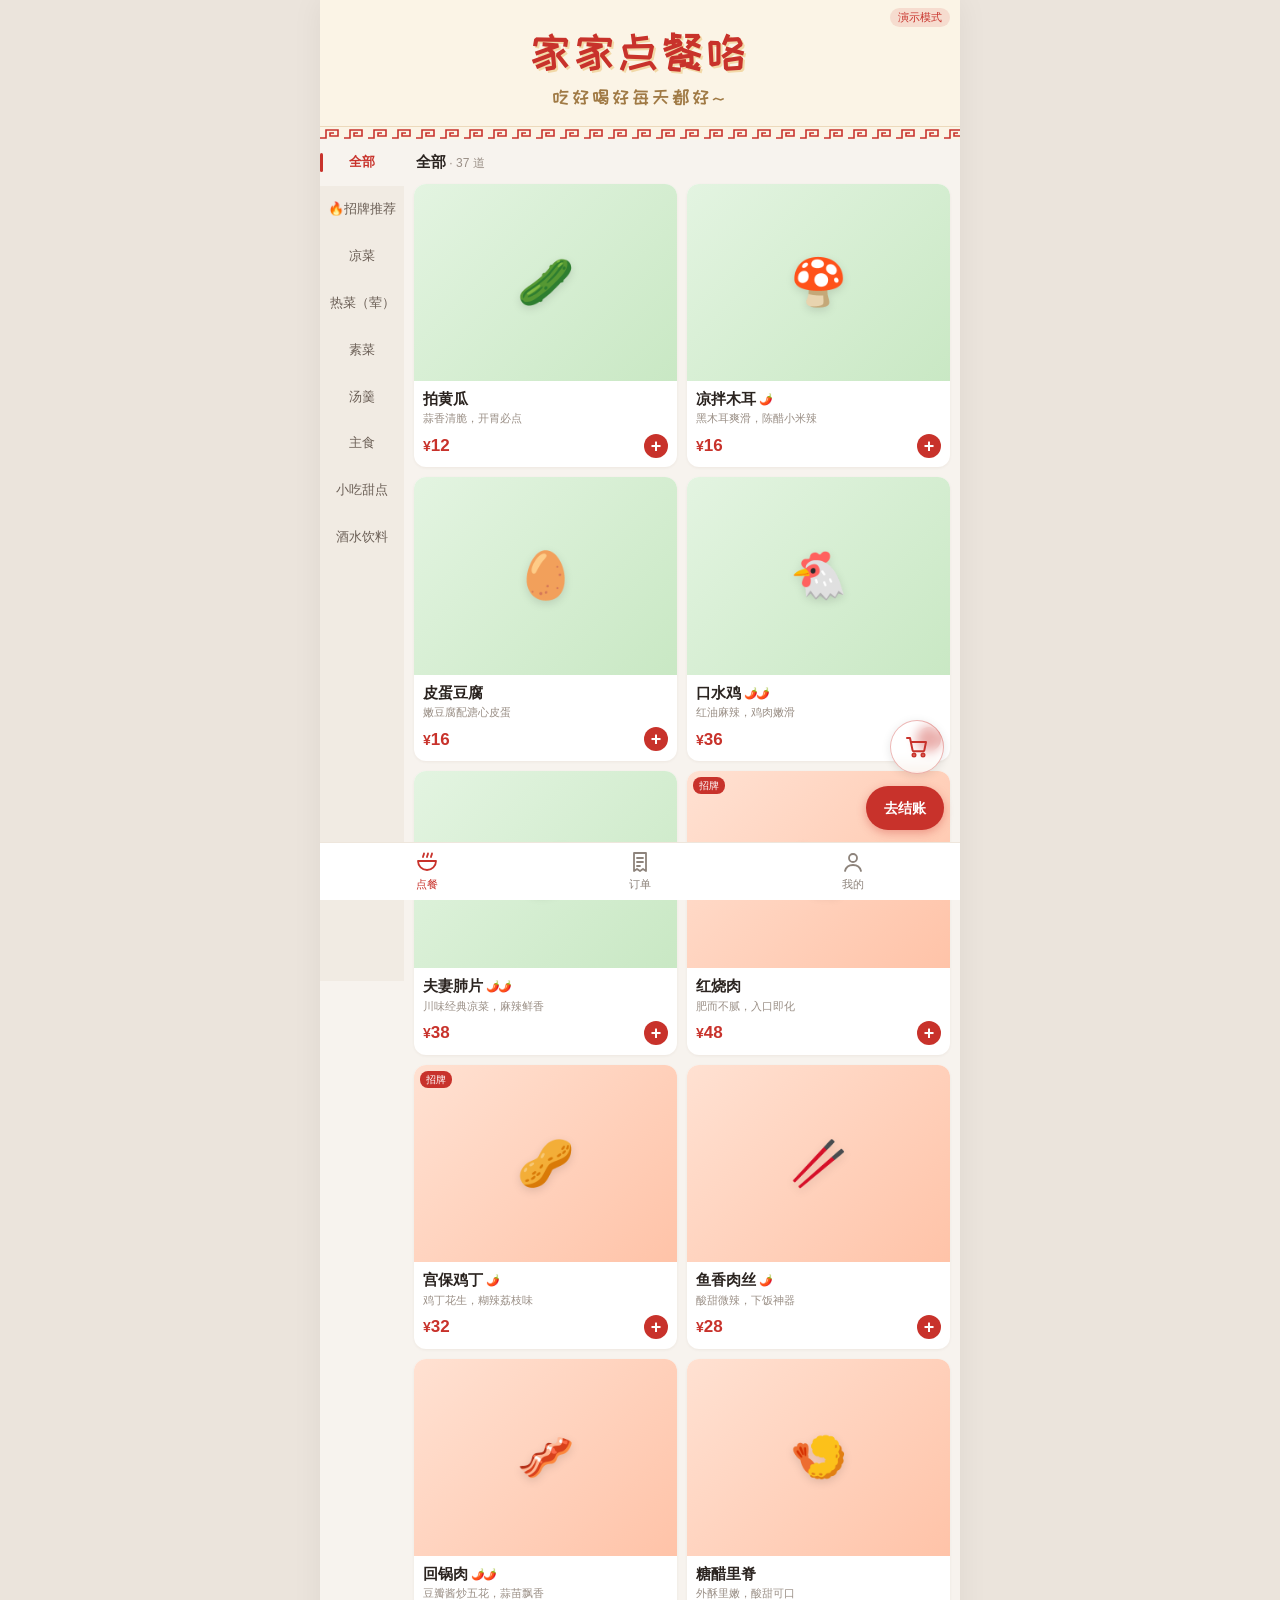
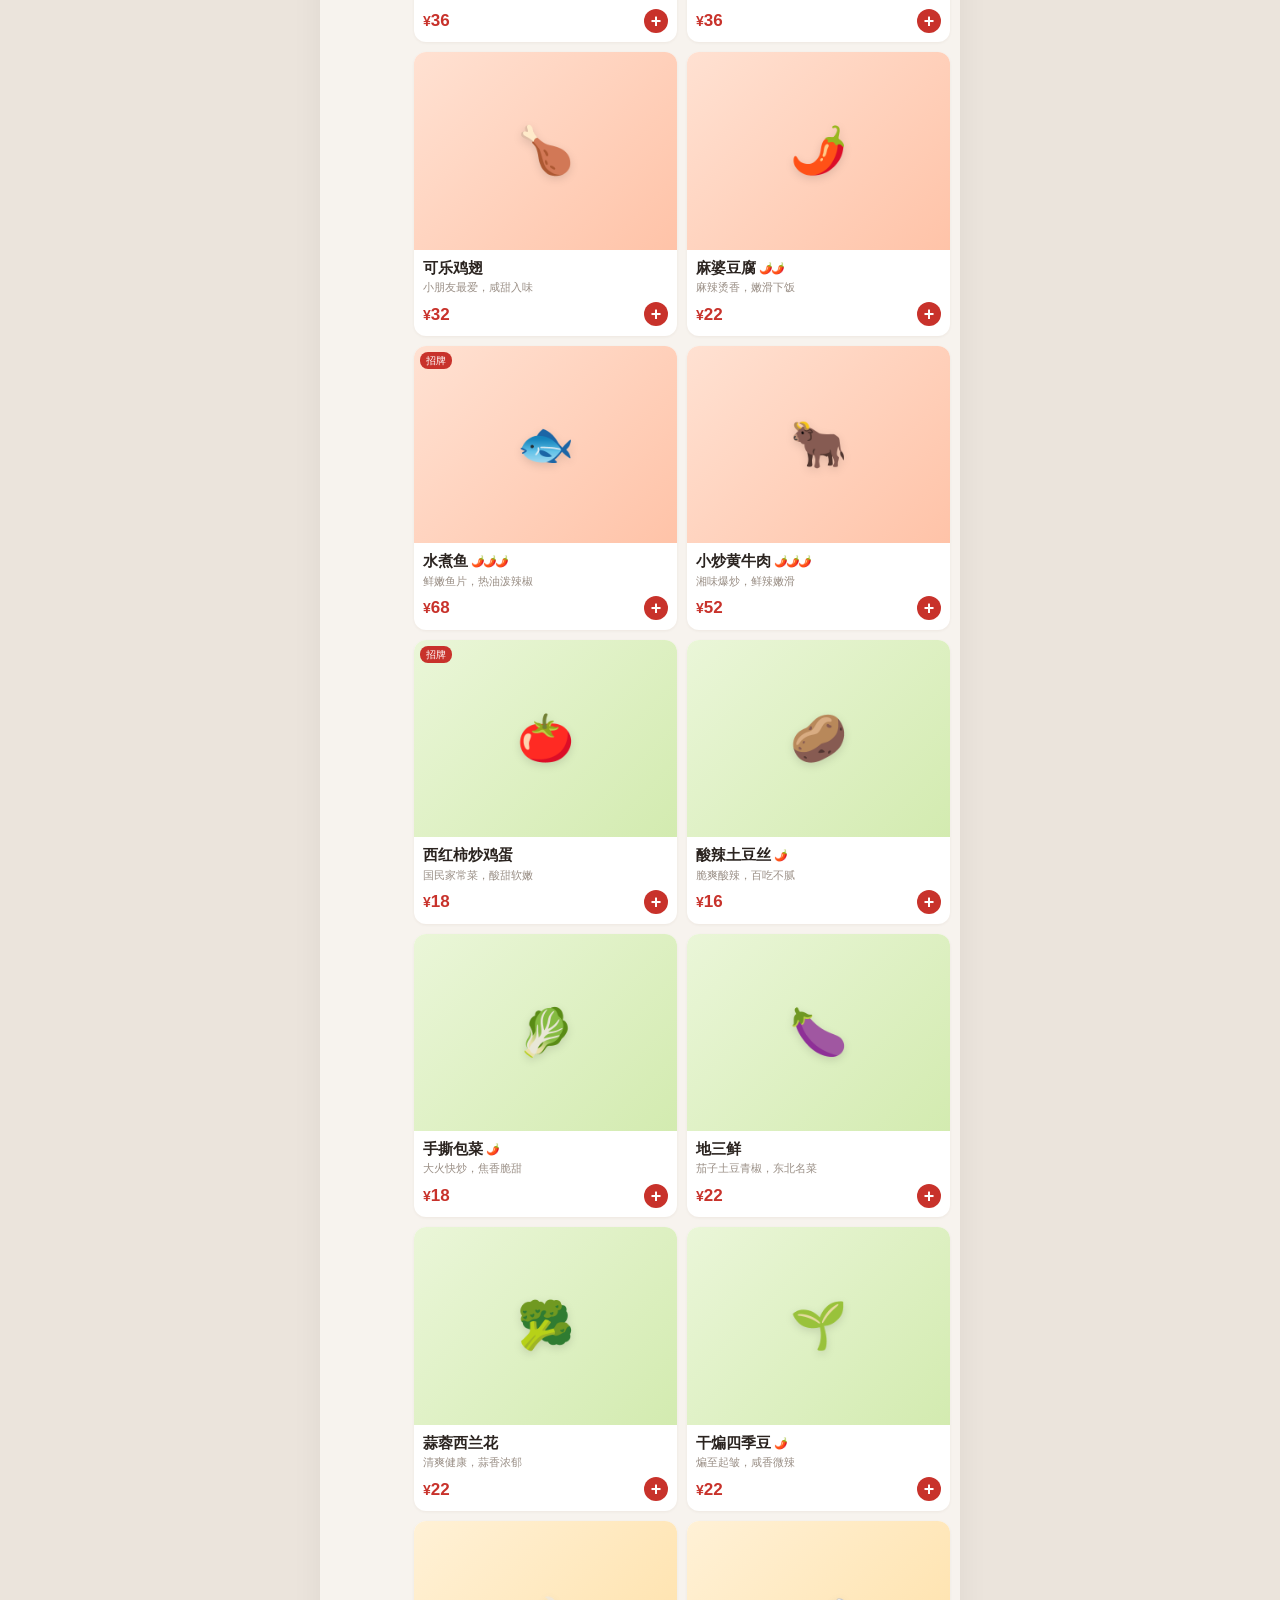
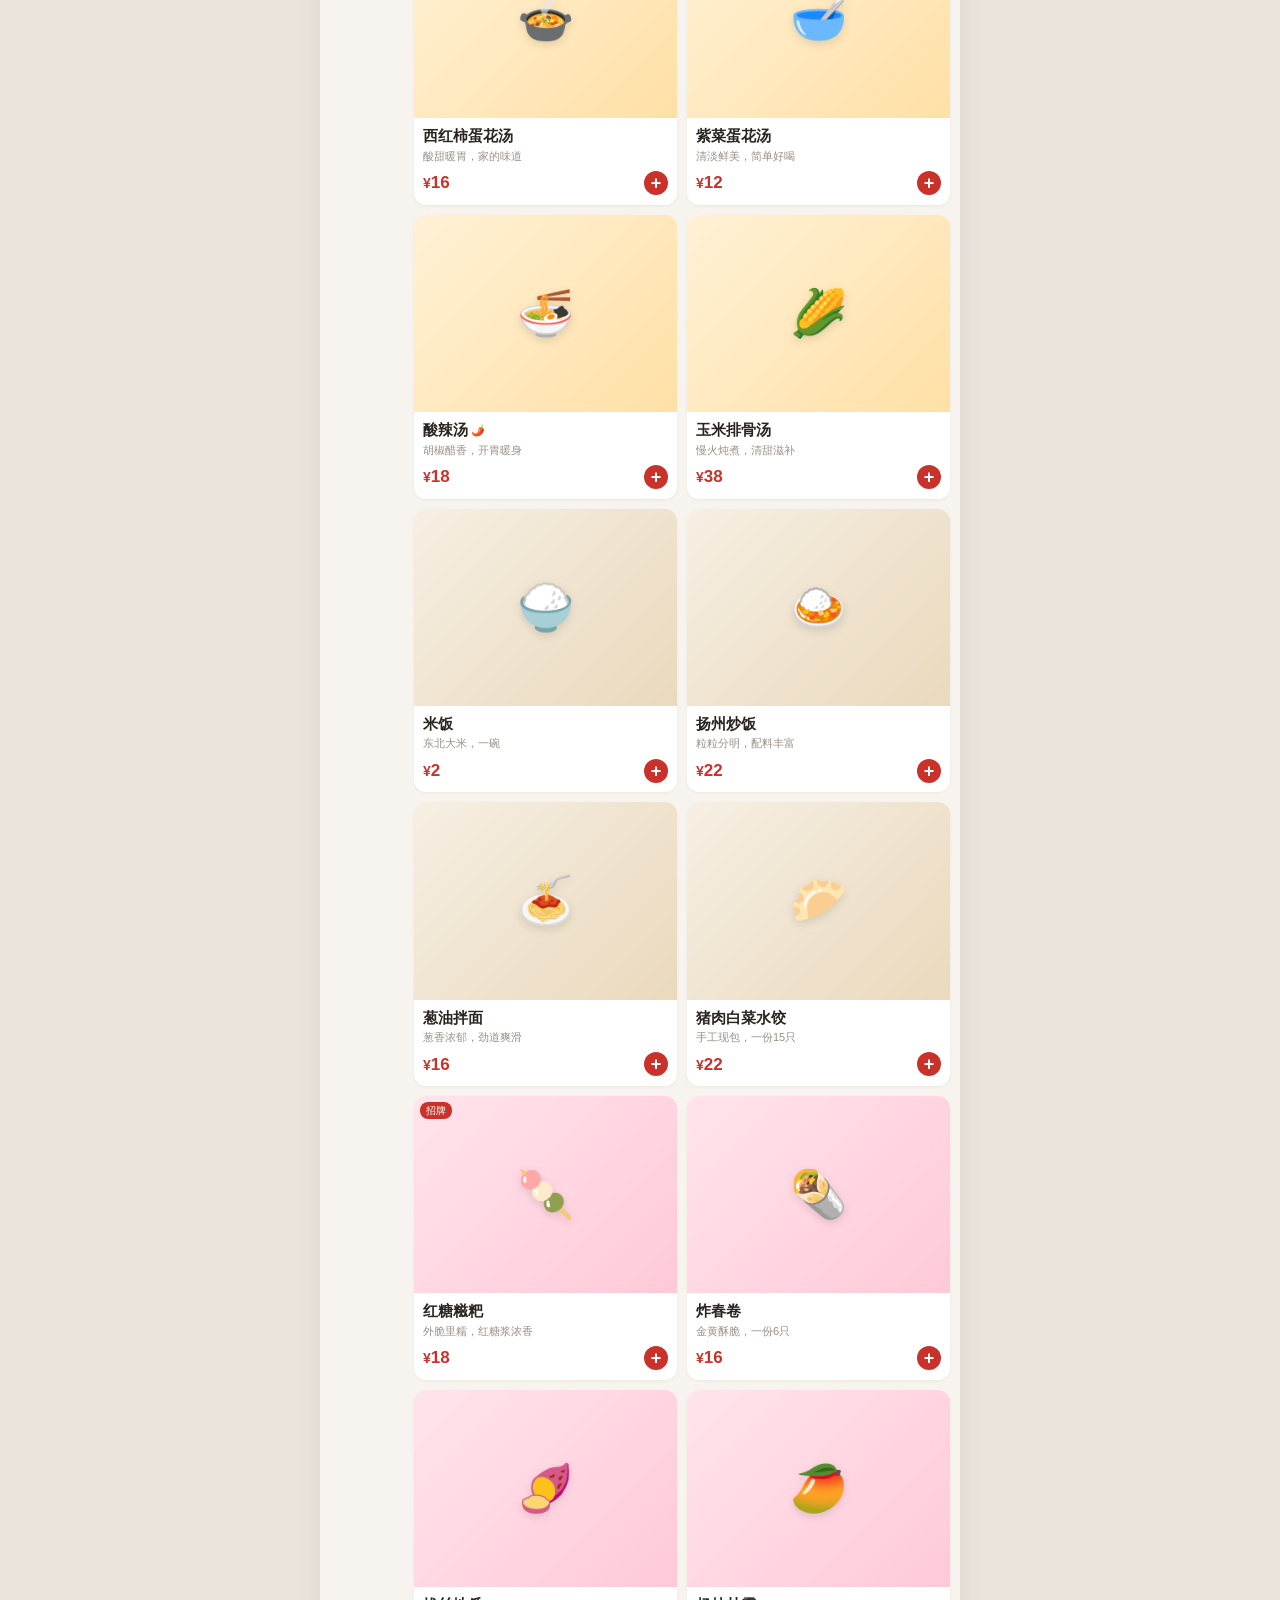
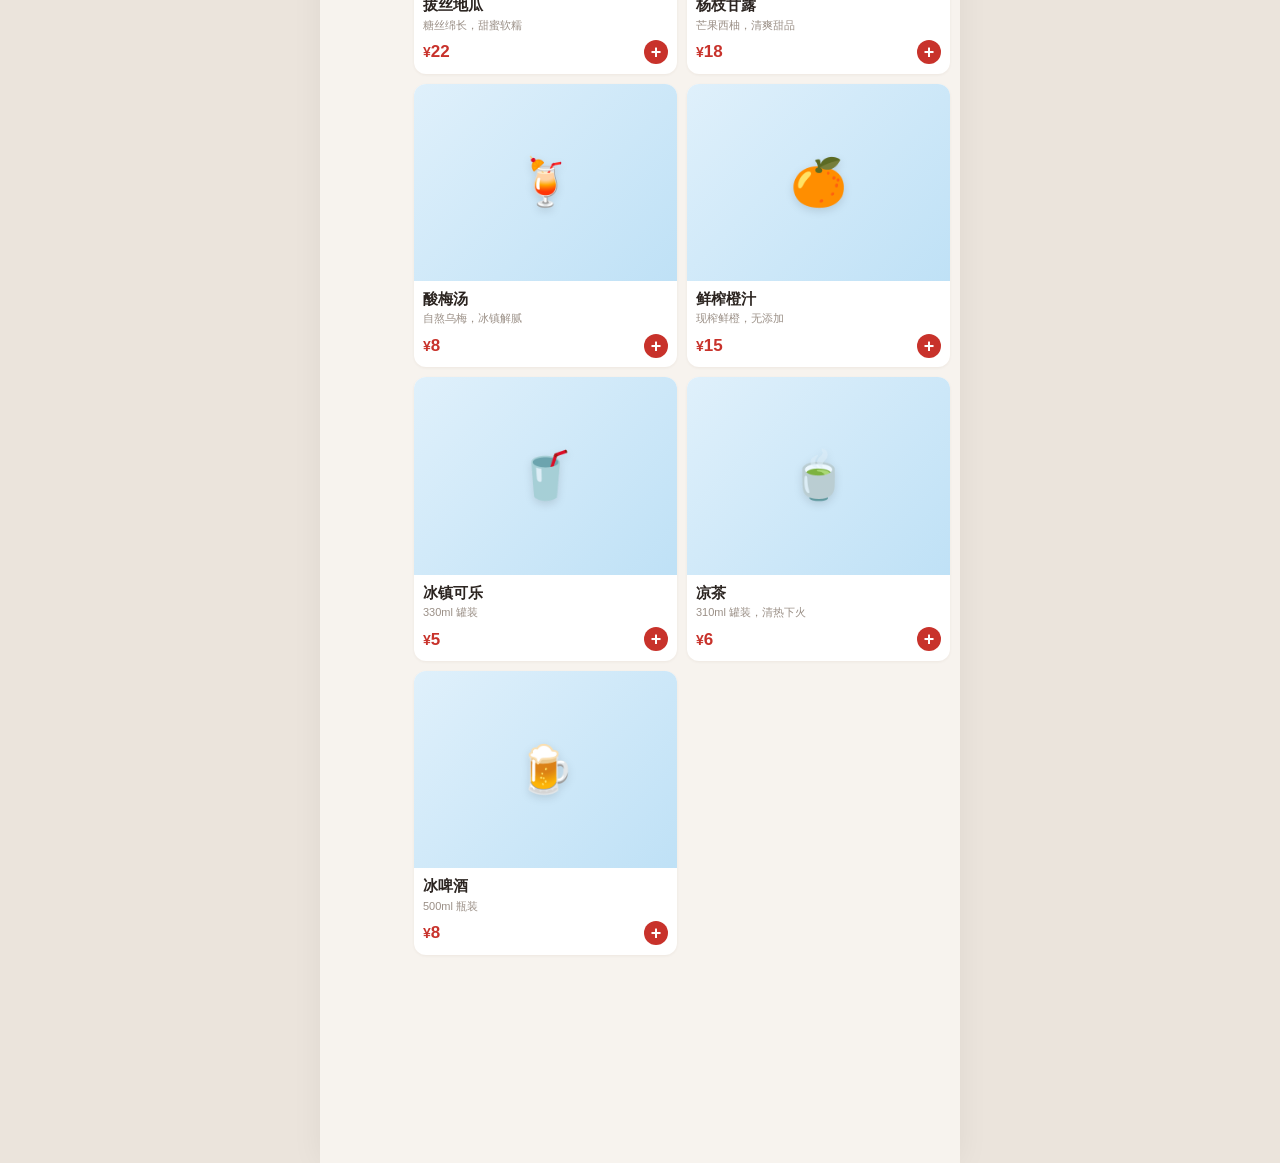
<file: index.html>
<!doctype html>
<html lang="zh-CN">
<head>
  <meta charset="utf-8">
  <meta name="viewport" content="width=device-width, initial-scale=1, viewport-fit=cover">
  <meta name="theme-color" content="#c8322b">
  <title>家家点餐咯</title>
  <link rel="icon" href="data:image/svg+xml,<svg xmlns='http://www.w3.org/2000/svg' viewBox='0 0 100 100'><text y='.9em' font-size='90'>🥢</text></svg>">
  <link rel="stylesheet" href="css/style.css">
</head>
<body>
  <div id="app"></div>
  <div id="float-root"></div>
  <nav id="tabbar" hidden>
    <a href="#/menu" data-tab="menu">
      <svg viewBox="0 0 24 24"><path d="M3 11h18a9 9 0 0 1-18 0Z"/><path d="M8 7c0-1.5 1-2 1-3.5M12 7c0-1.5 1-2 1-3.5M16 7c0-1.5 1-2 1-3.5"/></svg><span>点餐</span></a>
    <a href="#/orders" data-tab="orders">
      <svg viewBox="0 0 24 24"><path d="M6 3h12v18l-3-2-3 2-3-2-3 2Z"/><path d="M9 8h6M9 12h6M9 16h3"/></svg><span>订单</span></a>
    <a href="#/me" data-tab="me">
      <svg viewBox="0 0 24 24"><circle cx="12" cy="8" r="4"/><path d="M4 21c1-4 4.5-6 8-6s7 2 8 6"/></svg><span>我的</span></a>
  </nav>
  <script src="js/config.js"></script>
  <script src="js/seed.js"></script>
  <script src="vendor/supabase.js"></script>
  <script src="js/backend.js"></script>
  <script src="js/app.js"></script>
</body>
</html>
</file>
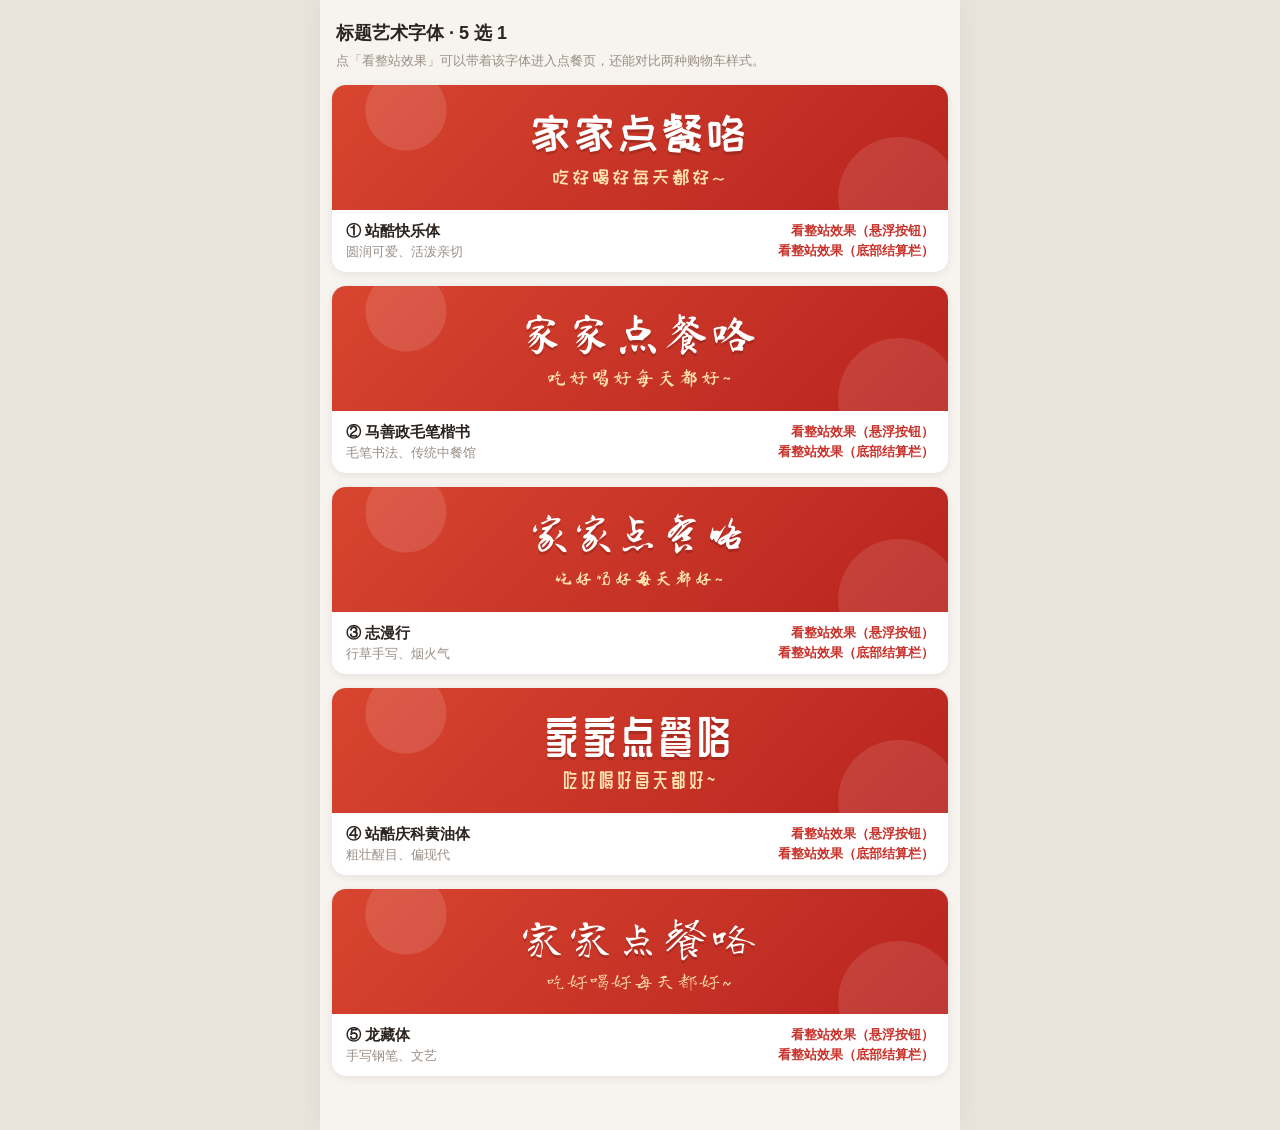
<file: fonts.html>
<!doctype html>
<html lang="zh-CN">
<head>
  <meta charset="utf-8">
  <meta name="viewport" content="width=device-width, initial-scale=1">
  <title>标题字体预览</title>
  <link rel="stylesheet" href="css/style.css">
  <style>
    body { padding: 16px 12px 40px; }
    h2 { font-size: 18px; margin: 4px 4px 4px; }
    .tip { color: var(--muted); font-size: 13px; margin: 0 4px 14px; }
    .opt { border-radius: 14px; overflow: hidden; margin-bottom: 14px; box-shadow: 0 2px 8px rgba(0,0,0,.08); background: #fff; }
    .opt .brand { padding: 22px 12px 18px; }
    .opt .meta { display: flex; justify-content: space-between; align-items: center; padding: 10px 14px; font-size: 13px; }
    .opt .meta a { color: var(--red); font-weight: 600; }
    .opt .meta b { font-size: 15px; }
  </style>
</head>
<body>
  <h2>标题艺术字体 · 5 选 1</h2>
  <p class="tip">点「看整站效果」可以带着该字体进入点餐页，还能对比两种购物车样式。</p>
  <div id="list"></div>
  <script>
    const fonts = [
      ['kuaile', '① 站酷快乐体', '圆润可爱、活泼亲切'],
      ['mashanzheng', '② 马善政毛笔楷书', '毛笔书法、传统中餐馆'],
      ['zhimangxing', '③ 志漫行', '行草手写、烟火气'],
      ['huangyou', '④ 站酷庆科黄油体', '粗壮醒目、偏现代'],
      ['longcang', '⑤ 龙藏体', '手写钢笔、文艺'],
    ];
    document.getElementById('list').innerHTML = fonts.map(([k, n, d]) => `
      <div class="opt" style="--brand-font:'${k}'">
        <header class="brand"><h1 class="brand-name">家家点餐咯</h1><p class="brand-slogan">吃好喝好每天都好~</p></header>
        <div class="meta"><div><b>${n}</b><div class="muted">${d}</div></div>
          <div style="text-align:right"><a href="index.html?font=${k}&cart=float">看整站效果（悬浮按钮）</a><br>
          <a href="index.html?font=${k}&cart=bar">看整站效果（底部结算栏）</a></div></div>
      </div>`).join('');
  </script>
</body>
</html>
</file>
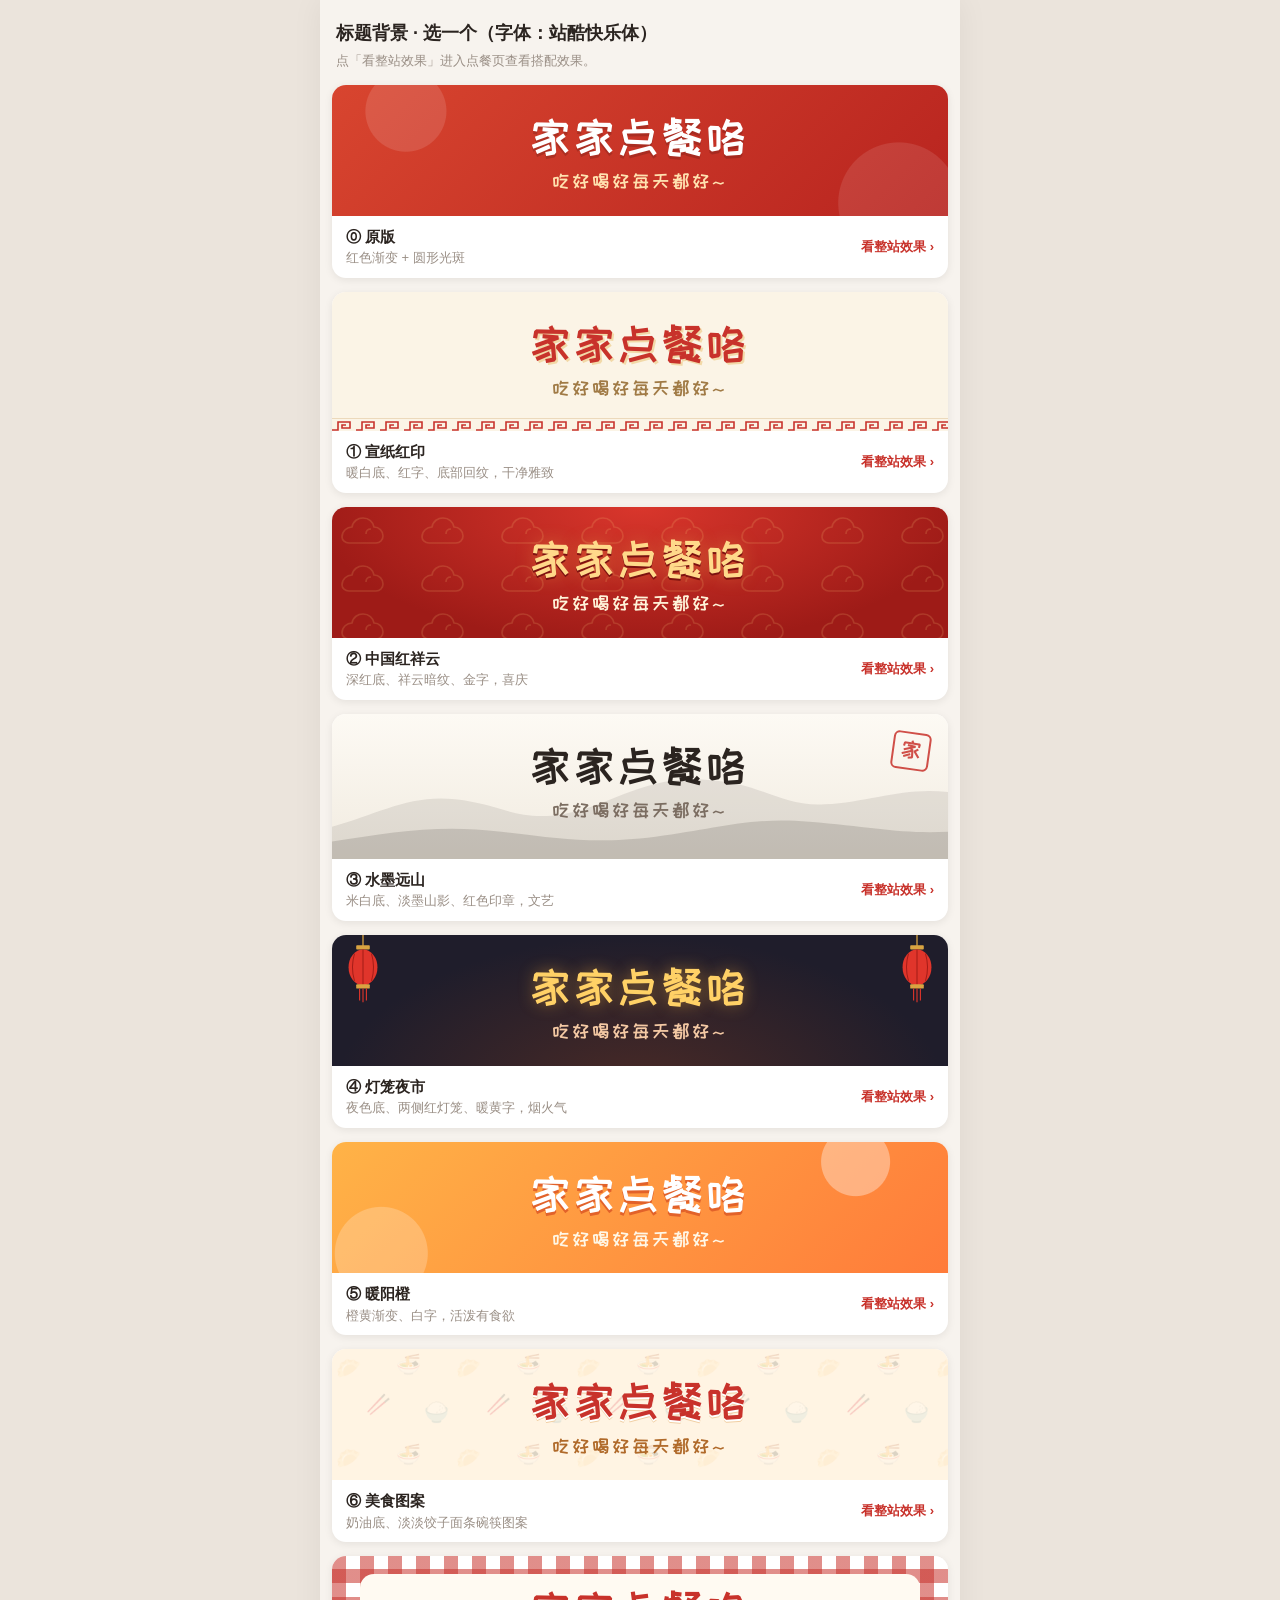
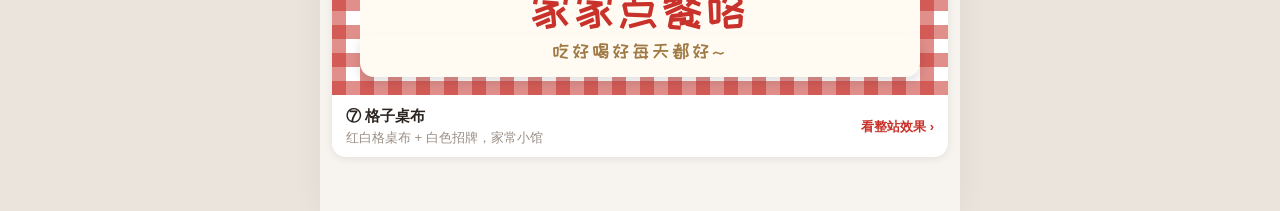
<file: headers.html>
<!doctype html>
<html lang="zh-CN" data-font="kuaile">
<head>
  <meta charset="utf-8">
  <meta name="viewport" content="width=device-width, initial-scale=1">
  <title>标题背景预览</title>
  <link rel="stylesheet" href="css/style.css">
  <style>
    body { padding: 16px 12px 40px; }
    h2 { font-size: 18px; margin: 4px; }
    .tip { color: var(--muted); font-size: 13px; margin: 0 4px 14px; }
    .opt { border-radius: 14px; overflow: hidden; margin-bottom: 14px; box-shadow: 0 2px 8px rgba(0,0,0,.08); background: #fff; }
    .opt .meta { display: flex; justify-content: space-between; align-items: center; gap: 10px; padding: 10px 14px; font-size: 13px; }
    .opt .meta a { color: var(--red); font-weight: 600; white-space: nowrap; }
    .opt .meta b { font-size: 15px; }
  </style>
</head>
<body>
  <h2>标题背景 · 选一个（字体：站酷快乐体）</h2>
  <p class="tip">点「看整站效果」进入点餐页查看搭配效果。</p>
  <div id="list"></div>
  <script>
    const bgs = [
      [0, '⓪ 原版', '红色渐变 + 圆形光斑'],
      [1, '① 宣纸红印', '暖白底、红字、底部回纹，干净雅致'],
      [2, '② 中国红祥云', '深红底、祥云暗纹、金字，喜庆'],
      [3, '③ 水墨远山', '米白底、淡墨山影、红色印章，文艺'],
      [4, '④ 灯笼夜市', '夜色底、两侧红灯笼、暖黄字，烟火气'],
      [5, '⑤ 暖阳橙', '橙黄渐变、白字，活泼有食欲'],
      [6, '⑥ 美食图案', '奶油底、淡淡饺子面条碗筷图案'],
      [7, '⑦ 格子桌布', '红白格桌布 + 白色招牌，家常小馆'],
    ];
    document.getElementById('list').innerHTML = bgs.map(([k, n, d]) => `
      <div class="opt">
        <header class="brand bg-${k}"><h1 class="brand-name">家家点餐咯</h1><p class="brand-slogan">吃好喝好每天都好~</p></header>
        <div class="meta"><div><b>${n}</b><div class="muted">${d}</div></div>
          <a href="index.html?bg=${k}">看整站效果 ›</a></div>
      </div>`).join('');
  </script>
</body>
</html>
</file>
<file: css/style.css>
@font-face { font-family: 'kuaile'; src: url(../fonts/kuaile.woff2) format('woff2'); font-display: swap; }
@font-face { font-family: 'mashanzheng'; src: url(../fonts/mashanzheng.woff2) format('woff2'); font-display: swap; }
@font-face { font-family: 'zhimangxing'; src: url(../fonts/zhimangxing.woff2) format('woff2'); font-display: swap; }
@font-face { font-family: 'huangyou'; src: url(../fonts/huangyou.woff2) format('woff2'); font-display: swap; }
@font-face { font-family: 'longcang'; src: url(../fonts/longcang.woff2) format('woff2'); font-display: swap; }

:root {
  --red: #c8322b; --red-d: #a8241e; --red-l: #fdecea;
  --gold: #e9a23b; --bg: #f7f3ee; --card: #fff; --line: #eee6dc;
  --text: #2b2420; --muted: #9a8f86; --cat-bg: #f1ebe3;
  --nav-h: 58px; --safe-b: env(safe-area-inset-bottom, 0px);
  --brand-font: 'kuaile';
  color-scheme: light;
}
[data-font="mashanzheng"] { --brand-font: 'mashanzheng'; }
[data-font="zhimangxing"] { --brand-font: 'zhimangxing'; }
[data-font="huangyou"] { --brand-font: 'huangyou'; }
[data-font="longcang"] { --brand-font: 'longcang'; }

* { box-sizing: border-box; -webkit-tap-highlight-color: transparent; }
html, body { margin: 0; }
body {
  background: var(--bg); color: var(--text);
  font: 14px/1.5 -apple-system, BlinkMacSystemFont, "PingFang SC", "Microsoft YaHei", "Noto Sans SC", sans-serif;
  max-width: 640px; margin: 0 auto; min-height: 100vh;
  padding-bottom: calc(var(--nav-h) + var(--safe-b));
}
body[data-route="checkout"], body[data-route="login"], body[data-route="order"] { padding-bottom: 0; }
body.no-scroll { overflow: hidden; }
button { font: inherit; color: inherit; border: 0; background: none; cursor: pointer; padding: 0; }
a { color: inherit; text-decoration: none; }
input, select, textarea { font: inherit; }
.muted { color: var(--muted); }
.price { color: var(--red); font-weight: 600; }
.price b { font-size: 17px; }
.price.big { font-size: 19px; }
.spicy { font-size: 11px; margin-left: 3px; letter-spacing: -2px; vertical-align: 1px; white-space: nowrap; }

/* ---------- 标题（随页面滚走） ---------- */
.brand {
  position: relative; text-align: center; padding: 26px 16px 20px; color: #fff;
  background:
    radial-gradient(circle at 12% 20%, rgba(255,255,255,.12) 0 40px, transparent 41px),
    radial-gradient(circle at 92% 90%, rgba(255,255,255,.10) 0 60px, transparent 61px),
    linear-gradient(135deg, #d8452f, #b8241f);
}
.brand-name { font-family: var(--brand-font), serif; font-weight: normal; margin: 0; font-size: 44px; line-height: 1.15; letter-spacing: 4px; text-shadow: 0 3px 0 rgba(0,0,0,.15); }
.brand-slogan { font-family: var(--brand-font), serif; margin: 6px 0 0; font-size: 19px; letter-spacing: 3px; color: #ffe2b0; }
.mode-tag { position: absolute; top: 8px; right: 10px; font-size: 11px; background: rgba(0,0,0,.2); padding: 1px 8px; border-radius: 10px; }

/* ---------- 菜单布局 ---------- */
.menu { display: flex; align-items: flex-start; }
.cats {
  position: sticky; top: 0; flex: 0 0 84px; align-self: flex-start;
  height: calc(100vh - var(--nav-h) - var(--safe-b)); overflow-y: auto; background: var(--cat-bg);
  scrollbar-width: none;
}
.cats::-webkit-scrollbar { display: none; }
.cat { position: relative; display: block; width: 100%; padding: 15px 6px; font-size: 13px; color: #6b5f56; text-align: center; line-height: 1.3; }
.cat.active { background: var(--bg); color: var(--red); font-weight: 600; }
.cat.active::before { content: ''; position: absolute; left: 0; top: 14px; bottom: 14px; width: 3px; border-radius: 2px; background: var(--red); }
.cat-badge { position: absolute; top: 6px; right: 6px; min-width: 16px; height: 16px; padding: 0 4px; border-radius: 8px; background: var(--red); color: #fff; font-size: 10px; font-style: normal; line-height: 16px; }
.dishes { flex: 1; min-width: 0; padding: 10px 10px 150px; }
[data-cart="bar"] .dishes { padding-bottom: 90px; }
.cat-title { font-weight: 600; font-size: 15px; margin: 2px 2px 10px; }
.cat-title .muted { font-weight: normal; font-size: 12px; }
.grid { display: grid; grid-template-columns: 1fr 1fr; gap: 10px; }

.dish { background: var(--card); border-radius: 12px; overflow: hidden; display: flex; flex-direction: column; box-shadow: 0 1px 3px rgba(80,50,20,.06); }
.dish-img { position: relative; aspect-ratio: 4 / 3; }
.dish-img-inner { width: 100%; height: 100%; object-fit: cover; display: block; }
.ph { display: flex; align-items: center; justify-content: center; }
.ph span { font-size: 46px; filter: drop-shadow(0 3px 4px rgba(0,0,0,.12)); }
.cart-thumb.ph span, .co-thumb.ph span { font-size: 24px; }
.oc-img.ph span { font-size: 26px; }
.pick-inner.ph span { font-size: 64px; }
.ph-cold { background: linear-gradient(135deg, #e3f4e1, #c9e8c4); }
.ph-hot { background: linear-gradient(135deg, #ffe1d2, #ffc3a8); }
.ph-veg { background: linear-gradient(135deg, #eaf6d8, #d3ebb0); }
.ph-soup { background: linear-gradient(135deg, #fff1d6, #ffe0a6); }
.ph-staple { background: linear-gradient(135deg, #f6efe3, #ead9bd); }
.ph-snack { background: linear-gradient(135deg, #ffe4ec, #ffc9d8); }
.ph-drink { background: linear-gradient(135deg, #dff0fb, #bfe1f6); }
.tag-hot { position: absolute; left: 6px; top: 6px; background: var(--red); color: #fff; font-size: 10px; padding: 1px 6px; border-radius: 8px; }
.edit-btn { position: absolute; right: 6px; top: 6px; width: 30px; height: 30px; border-radius: 50%; background: rgba(255,255,255,.92); color: var(--red); font-size: 16px; box-shadow: 0 1px 4px rgba(0,0,0,.18); }
.dish-body { padding: 8px 9px 9px; display: flex; flex-direction: column; flex: 1; }
.dish-name { font-weight: 600; font-size: 15px; line-height: 1.3; }
.dish-desc { color: var(--muted); font-size: 11px; margin-top: 2px; white-space: nowrap; overflow: hidden; text-overflow: ellipsis; }
.dish-foot { display: flex; align-items: center; justify-content: space-between; margin-top: auto; padding-top: 6px; }
.add-dish { border: 2px dashed #d9c9b6; background: transparent; box-shadow: none; align-items: center; justify-content: center; min-height: 190px; color: #b49c82; }
.add-dish span { font-size: 44px; line-height: 1; }

/* 数量控件 */
.qty { display: flex; align-items: center; gap: 6px; }
.qbtn { width: 24px; height: 24px; border-radius: 50%; font-size: 18px; line-height: 22px; text-align: center; font-weight: 600; }
.qbtn.add { background: var(--red); color: #fff; }
.qbtn.minus { border: 1.5px solid var(--red); color: var(--red); line-height: 20px; }
.qbtn:disabled { opacity: .35; }
.qnum { min-width: 14px; text-align: center; font-weight: 600; }

/* ---------- 悬浮购物车（float 样式） ---------- */
.fab-cart {
  position: fixed; z-index: 30; right: max(16px, calc(50vw - 320px + 16px));
  bottom: calc(var(--nav-h) + var(--safe-b) + 68px);
  width: 54px; height: 54px; border-radius: 50%; display: flex; align-items: center; justify-content: center;
  background: rgba(255,255,255,.5); color: var(--red); border: 1px solid rgba(200,50,43,.35);
  backdrop-filter: blur(6px); -webkit-backdrop-filter: blur(6px); box-shadow: 0 2px 10px rgba(0,0,0,.1);
  transition: background .2s;
}
.fab-cart.open { background: #fff; z-index: 42; }
.fab-checkout {
  position: fixed; z-index: 30; right: max(16px, calc(50vw - 320px + 16px));
  bottom: calc(var(--nav-h) + var(--safe-b) + 12px);
  height: 44px; padding: 0 18px; border-radius: 22px; background: var(--red); color: #fff; font-weight: 600;
  box-shadow: 0 3px 10px rgba(200,50,43,.35);
}
.badge { position: absolute; top: -3px; right: -3px; min-width: 19px; height: 19px; padding: 0 5px; border-radius: 10px; background: var(--red); color: #fff; font-size: 11px; line-height: 19px; font-weight: 600; border: 1.5px solid #fff; }

/* ---------- 底部结算栏（bar 样式） ---------- */
.cart-bar {
  position: fixed; z-index: 42; left: 50%; transform: translateX(-50%); width: calc(min(100vw, 640px) - 24px);
  bottom: calc(var(--nav-h) + var(--safe-b) + 8px); height: 52px; border-radius: 26px; display: flex; align-items: center;
  background: rgba(43,36,32,.72); backdrop-filter: blur(8px); -webkit-backdrop-filter: blur(8px); color: #fff; overflow: visible;
}
.cart-bar.open { background: rgba(43,36,32,.95); }
.bar-cart { position: relative; width: 54px; height: 54px; margin: -14px 6px 0 8px; border-radius: 50%; background: var(--red); color: #fff; display: flex; align-items: center; justify-content: center; border: 3px solid #fff; flex: none; }
.bar-total { flex: 1; font-size: 18px; cursor: pointer; }
.bar-total .muted { font-size: 13px; color: #bbb; }
.bar-go { height: 100%; padding: 0 24px; border-radius: 0 26px 26px 0; background: var(--red); color: #fff; font-weight: 600; font-size: 15px; }
.bar-go:disabled { background: #6a605a; color: #bbb; }

/* ---------- 购物车面板 ---------- */
.cart-mask { position: fixed; inset: 0; z-index: 40; background: rgba(0,0,0,.4); }
.cart-panel {
  position: fixed; z-index: 41; left: 50%; transform: translateX(-50%); width: min(100vw, 640px);
  bottom: 0; max-height: 72vh; display: flex; flex-direction: column; background: #fff; border-radius: 16px 16px 0 0;
  padding-bottom: calc(var(--nav-h) + var(--safe-b)); animation: up .22s ease-out;
}
[data-cart="bar"] .cart-panel { padding-bottom: calc(var(--nav-h) + var(--safe-b) + 66px); }
[data-cart="bar"] .cart-panel .cart-foot { display: none; }
@keyframes up { from { transform: translate(-50%, 40px); opacity: .4; } }
.cart-head { display: flex; align-items: center; gap: 8px; padding: 14px 16px; border-bottom: 1px solid var(--line); }
.cart-head .link { margin-left: auto; }
.link.danger, .danger { color: var(--red); }
.cart-list { overflow-y: auto; padding: 4px 16px; flex: 1; }
.cart-line { display: flex; align-items: center; gap: 10px; padding: 10px 0; border-bottom: 1px solid #f5efe8; }
.cart-thumb, .co-thumb { width: 48px; height: 48px; border-radius: 8px; object-fit: cover; flex: none; }
.cart-info { flex: 1; min-width: 0; }
.cart-name { font-weight: 600; }
.cart-foot { display: flex; align-items: center; justify-content: space-between; padding: 10px 16px 14px; border-top: 1px solid var(--line); }
.empty.small { padding: 30px 0; }
/* float 样式下面板打开时，悬浮按钮浮在面板之上会遮挡，隐藏结账胶囊 */
.cart-panel ~ .fab-checkout { display: none; }
.cart-panel ~ .fab-cart { bottom: calc(var(--nav-h) + var(--safe-b) + 12px); }
.cart-panel ~ .fab-cart + .fab-checkout { display: none; }
[data-cart="float"] .cart-panel .cart-foot { padding-right: 86px; }

/* ---------- 底部导航 ---------- */
#tabbar {
  position: fixed; z-index: 45; bottom: 0; left: 50%; transform: translateX(-50%); width: min(100vw, 640px);
  height: calc(var(--nav-h) + var(--safe-b)); padding-bottom: var(--safe-b); display: flex; background: #fff; border-top: 1px solid var(--line);
}
#tabbar[hidden] { display: none; }
#tabbar a { flex: 1; display: flex; flex-direction: column; align-items: center; justify-content: center; gap: 2px; font-size: 11px; color: #8d837b; }
#tabbar svg { width: 24px; height: 24px; fill: none; stroke: currentColor; stroke-width: 1.8; stroke-linecap: round; stroke-linejoin: round; }
#tabbar a.on { color: var(--red); }

/* ---------- 通用页面 ---------- */
.sub-header { position: sticky; top: 0; z-index: 20; height: 48px; display: flex; align-items: center; justify-content: center; background: #fff; border-bottom: 1px solid var(--line); font-weight: 600; font-size: 16px; }
.back { position: absolute; left: 4px; top: 0; width: 48px; height: 48px; display: flex; align-items: center; justify-content: center; font-size: 30px; font-weight: 300; }
.page-title { font-size: 20px; font-weight: 700; padding: 18px 16px 4px; }
.page-title .muted { font-size: 13px; font-weight: normal; }
.page { padding: 12px; }
.card { display: block; background: var(--card); border-radius: 12px; padding: 14px; margin-bottom: 12px; box-shadow: 0 1px 3px rgba(80,50,20,.05); }
.card-title { font-weight: 600; margin-bottom: 6px; }
.card-title .muted { font-weight: normal; font-size: 12px; }
.notice { display: flex; align-items: center; justify-content: space-between; background: var(--red-l); }
.small-text { font-size: 12px; }
.empty { text-align: center; padding: 60px 20px; color: var(--muted); line-height: 2; }
.empty .btn { margin-top: 12px; }

.btn { display: inline-flex; align-items: center; justify-content: center; height: 42px; padding: 0 22px; border-radius: 21px; font-weight: 600; font-size: 15px; }
.btn.small { height: 30px; padding: 0 14px; font-size: 13px; }
.btn.primary { background: var(--red); color: #fff; }
.btn.primary:disabled { background: #d8c9c0; }
.btn.ghost { background: #fff; border: 1px solid #e0d6cc; color: #5b514a; }
.btn.ghost.danger { color: var(--red); border-color: #f0c4c0; }
.btn.block { display: flex; width: 100%; margin-top: 8px; }

/* 结账 */
.co-line { display: flex; align-items: center; gap: 10px; padding: 9px 0; border-bottom: 1px solid #f5efe8; }
.co-info { flex: 1; min-width: 0; }
.co-info .muted { font-size: 12px; }
.co-sub { font-weight: 600; }
.co-total { text-align: right; padding-top: 10px; }
.field-row { display: flex; align-items: center; justify-content: space-between; padding: 4px 0 12px; border-bottom: 1px solid #f5efe8; }
.stepper .qbtn { width: 28px; height: 28px; line-height: 26px; }
.stepper .qnum { min-width: 44px; }
.field-col { display: block; padding-top: 12px; }
.field-col textarea, .form input, .form select { width: 100%; margin-top: 6px; padding: 10px 12px; border: 1px solid #e6ddd3; border-radius: 10px; background: #fcfaf7; outline: none; resize: none; }
.field-col textarea:focus, .form input:focus, .form select:focus { border-color: var(--red); background: #fff; }
.checkout { padding-bottom: 90px; }
.submit-bar { position: fixed; bottom: 0; left: 50%; transform: translateX(-50%); width: min(100vw, 640px); z-index: 30; display: flex; align-items: center; justify-content: space-between; padding: 10px 16px calc(10px + var(--safe-b)); background: #fff; border-top: 1px solid var(--line); }

/* 订单列表 */
.order-card { cursor: pointer; }
.oc-top { display: flex; justify-content: space-between; gap: 8px; font-size: 12px; }
.oc-user { font-size: 13px; margin-top: 6px; padding: 4px 8px; background: #faf5ef; border-radius: 6px; display: inline-block; }
.oc-thumbs { display: flex; gap: 8px; margin: 10px 0; align-items: flex-start; }
.oc-thumb { width: 62px; text-align: center; font-size: 11px; color: #6b5f56; }
.oc-thumb span { display: block; white-space: nowrap; overflow: hidden; text-overflow: ellipsis; }
.oc-img { width: 62px; height: 62px; border-radius: 8px; object-fit: cover; display: flex; }
.oc-more { width: 62px; height: 62px; border-radius: 8px; background: #f3ede6; color: var(--muted); display: flex; align-items: center; justify-content: center; font-weight: 600; }
.oc-bottom { display: flex; justify-content: space-between; align-items: center; border-top: 1px solid #f5efe8; padding-top: 10px; }
.done-card { display: flex; align-items: center; gap: 12px; }
.done-icon { width: 40px; height: 40px; border-radius: 50%; background: #3fb36c; color: #fff; font-size: 22px; display: flex; align-items: center; justify-content: center; }
.kv div { display: flex; justify-content: space-between; gap: 16px; padding: 6px 0; font-size: 13px; }
.kv div span:first-child { color: var(--muted); flex: none; }
.kv div span:last-child { text-align: right; word-break: break-all; }

/* 我的 */
.me-head { display: flex; align-items: center; gap: 16px; padding: 34px 20px 28px; background: linear-gradient(135deg, #d8452f, #b8241f); color: #fff; cursor: pointer; }
.me-info { flex: 1; min-width: 0; }
.me-name { font-size: 22px; font-weight: 700; color: #fff; text-align: left; }
.me-name .pen { font-size: 14px; opacity: .8; }
.me-sub { font-size: 13px; opacity: .9; margin-top: 2px; }
.chev { margin-left: auto; font-size: 22px; opacity: .6; }
.avatar { width: 48px; height: 48px; border-radius: 50%; object-fit: cover; flex: none; }
.avatar.lg { width: 72px; height: 72px; border: 3px solid rgba(255,255,255,.85); }
.avatar-ph { display: flex; align-items: center; justify-content: center; background: #f6d9b5; color: #a8241e; font-size: 30px; font-weight: 700; }
.avatar-btn { position: relative; flex: none; }
.cam { position: absolute; right: -2px; bottom: -2px; width: 26px; height: 26px; border-radius: 50%; background: #fff; font-size: 13px; line-height: 26px; box-shadow: 0 1px 3px rgba(0,0,0,.2); }
.admin-tag { display: inline-block; background: var(--gold); color: #fff; font-size: 11px; padding: 0 6px; border-radius: 6px; margin-left: 4px; }
.list a { display: flex; align-items: center; padding: 12px 0; border-bottom: 1px solid #f5efe8; }
.list a:last-child { border-bottom: 0; }
.list .chev { color: var(--muted); }
.mode-note { text-align: center; color: var(--muted); font-size: 12px; margin: 20px; line-height: 1.8; }

/* 登录 */
.login { padding: 20px 24px; }
.login-brand { text-align: center; font-size: 40px; color: var(--red); margin: 10px 0 20px; text-shadow: none; }
.tabs { display: flex; background: #efe7de; border-radius: 22px; padding: 4px; margin-bottom: 16px; }
.tabs button { flex: 1; height: 36px; border-radius: 18px; color: #7d7168; }
.tabs button.on { background: #fff; color: var(--red); font-weight: 600; box-shadow: 0 1px 3px rgba(0,0,0,.08); }
.form label { display: block; margin-bottom: 12px; font-size: 13px; color: #6b5f56; }
.form .btn.block { margin-top: 16px; }

/* 弹窗 */
.modal-mask { position: fixed; inset: 0; z-index: 60; background: rgba(0,0,0,.45); display: flex; align-items: center; justify-content: center; padding: 16px; }
.modal { background: #fff; border-radius: 16px; width: 100%; max-width: 400px; max-height: 90vh; overflow-y: auto; padding: 18px; animation: pop .18s ease-out; }
@keyframes pop { from { transform: scale(.94); opacity: .5; } }
.modal h3 { margin: 0 0 12px; text-align: center; }
.confirm p { text-align: center; font-size: 15px; margin: 8px 0 18px; }
.btn-row { display: flex; gap: 10px; margin-top: 14px; }
.btn-row .btn { flex: 1; }
.img-pick { position: relative; aspect-ratio: 4 / 3; border-radius: 12px; overflow: hidden; margin-bottom: 12px; cursor: pointer; }
.pick-inner { width: 100%; height: 100%; object-fit: cover; display: flex; }
.pick-tip { position: absolute; left: 0; right: 0; bottom: 0; padding: 6px; text-align: center; color: #fff; font-size: 12px; background: rgba(0,0,0,.45); }
.row2 { display: flex; gap: 10px; }
.row2 label { flex: 1; }
.field-label { font-size: 13px; color: #6b5f56; margin-bottom: 6px; }
.seg { display: grid; grid-template-columns: repeat(4, 1fr); gap: 6px; margin-bottom: 12px; }
.seg button { padding: 7px 2px; border-radius: 8px; border: 1px solid #e6ddd3; font-size: 11px; line-height: 1.3; }
.seg-pep { display: block; height: 16px; font-size: 10px; letter-spacing: -2px; color: var(--muted); }
.seg button { font-size: 12px; }
.seg button.on { border-color: var(--red); background: var(--red-l); color: var(--red); font-weight: 600; }
.form .check { display: flex; align-items: center; gap: 6px; font-size: 14px; color: var(--text); }
.form .check input { width: 18px; height: 18px; margin: 0; accent-color: var(--red); }

.toast { position: fixed; left: 50%; top: 40%; transform: translate(-50%, -50%) scale(.9); z-index: 80; background: rgba(30,25,22,.86); color: #fff; padding: 10px 18px; border-radius: 10px; opacity: 0; transition: .2s; pointer-events: none; max-width: 80vw; text-align: center; }
.toast.show { opacity: 1; transform: translate(-50%, -50%) scale(1); }

@media (min-width: 641px) {
  body { box-shadow: 0 0 30px rgba(0,0,0,.06); }
  html { background: #ebe4dc; }
}

/* ---------- 标题背景候选（config BRAND_BG / ?bg=） ---------- */
.brand.bg-1 { background: none; }
.brand { overflow: hidden; }
/* 1 宣纸红印：暖白底 + 红字 + 底部回纹 */
.bg-1 { background: #fbf4e6 !important; color: #b8241f; padding-bottom: 28px; }
.bg-1::after { content: ''; position: absolute; left: 0; right: 0; bottom: 0; height: 12px;
  background: url("data:image/svg+xml,%3Csvg xmlns='http://www.w3.org/2000/svg' width='24' height='12'%3E%3Cpath d='M0 11h6V3h12v6h-8V6h4' fill='none' stroke='%23c8322b' stroke-width='1.6'/%3E%3C/svg%3E") repeat-x, #fbf4e6; border-top: 1px solid #ecd9bb; }
.bg-1 .brand-name { color: #c8322b; text-shadow: 2px 2px 0 #f2d9a8; }
.bg-1 .brand-slogan { color: #a07a45; }
.bg-1 .mode-tag { background: rgba(200,50,43,.12); color: #c8322b; }
/* 2 中国红祥云：深红 + 祥云暗纹 + 金字 */
.bg-2 { background:
  url("data:image/svg+xml,%3Csvg xmlns='http://www.w3.org/2000/svg' width='80' height='48'%3E%3Cpath d='M10 30c0-6 5-10 10-10 1-6 6-9 11-9 6 0 10 4 11 9 5 0 9 4 9 9 0 4-3 7-7 7H17c-4 0-7-3-7-6Zm24-3c0-3 2-5 5-5' fill='none' stroke='%23ffd27a' stroke-opacity='.16' stroke-width='1.6'/%3E%3C/svg%3E"),
  radial-gradient(ellipse at 50% 0%, #d9362c, #9e1b17 75%) !important; }
.bg-2 .brand-name { color: #ffd98a; text-shadow: 0 2px 0 #7d1210, 0 0 18px rgba(255,200,90,.35); }
.bg-2 .brand-slogan { color: #fff3d9; }
/* 3 水墨远山：米白 + 墨色山 + 红色印章 */
.bg-3 { background:
  url("data:image/svg+xml,%3Csvg xmlns='http://www.w3.org/2000/svg' viewBox='0 0 400 70' preserveAspectRatio='none'%3E%3Cpath d='M0 70V44c30-10 50-26 80-22s40 18 70 12 50-30 90-28 50 22 80 20 50-14 80-10v54Z' fill='%23332b26' fill-opacity='.10'/%3E%3Cpath d='M0 70V56c40-8 70-14 110-8s60 10 100 4 60-16 100-12 60 10 90 8v22Z' fill='%23332b26' fill-opacity='.16'/%3E%3C/svg%3E") bottom / 100% 60% no-repeat,
  linear-gradient(#fdfaf4, #f1ebe0) !important; color: #2b2420; padding-bottom: 34px; }
.bg-3 .brand-name { color: #2b2420; text-shadow: none; }
.bg-3 .brand-slogan { color: #7b6d61; }
.bg-3::before { content: '家'; position: absolute; right: 18px; top: 18px; width: 34px; height: 34px; border: 2px solid #c8322b; border-radius: 6px;
  color: #c8322b; font-family: var(--brand-font); font-size: 22px; line-height: 30px; transform: rotate(8deg); opacity: .85; }
.bg-3 .mode-tag { left: 10px; right: auto; background: rgba(0,0,0,.08); color: #6b5f56; }
/* 4 灯笼夜市：墨蓝夜色 + 两侧红灯笼 + 暖黄字 */
.bg-4 { background:
  url("data:image/svg+xml,%3Csvg xmlns='http://www.w3.org/2000/svg' width='40' height='80'%3E%3Cpath d='M20 0v14' stroke='%23d9a441' stroke-width='1.5'/%3E%3Crect x='12' y='12' width='16' height='5' rx='1' fill='%23d9a441'/%3E%3Cellipse cx='20' cy='38' rx='17' ry='21' fill='%23e0352b'/%3E%3Cpath d='M20 17v42M10 22c-3 10-3 22 0 32M30 22c3 10 3 22 0 32' stroke='%23a51c17' stroke-width='1.2' fill='none'/%3E%3Crect x='12' y='58' width='16' height='5' rx='1' fill='%23d9a441'/%3E%3Cpath d='M16 63v14M20 63v16M24 63v14' stroke='%23e0352b' stroke-width='1.3'/%3E%3C/svg%3E") left 14px top 0 / 34px no-repeat,
  url("data:image/svg+xml,%3Csvg xmlns='http://www.w3.org/2000/svg' width='40' height='80'%3E%3Cpath d='M20 0v14' stroke='%23d9a441' stroke-width='1.5'/%3E%3Crect x='12' y='12' width='16' height='5' rx='1' fill='%23d9a441'/%3E%3Cellipse cx='20' cy='38' rx='17' ry='21' fill='%23e0352b'/%3E%3Cpath d='M20 17v42M10 22c-3 10-3 22 0 32M30 22c3 10 3 22 0 32' stroke='%23a51c17' stroke-width='1.2' fill='none'/%3E%3Crect x='12' y='58' width='16' height='5' rx='1' fill='%23d9a441'/%3E%3Cpath d='M16 63v14M20 63v16M24 63v14' stroke='%23e0352b' stroke-width='1.3'/%3E%3C/svg%3E") right 14px top 0 / 34px no-repeat,
  radial-gradient(ellipse at 50% 120%, #4a2a26, #1f1d2b 70%) !important; }
.bg-4 .brand-name { color: #ffd166; text-shadow: 0 0 16px rgba(255,180,60,.45); }
.bg-4 .brand-slogan { color: #f4c9a4; }
/* 5 暖阳橙：橙黄渐变 + 白字，活泼 */
.bg-5 { background: radial-gradient(circle at 85% 15%, rgba(255,255,255,.35) 0 34px, transparent 35px),
  radial-gradient(circle at 8% 85%, rgba(255,255,255,.22) 0 46px, transparent 47px),
  linear-gradient(135deg, #ffb347, #ff7b3a) !important; }
.bg-5 .brand-name { color: #fff; text-shadow: 0 3px 0 #e2622a; }
.bg-5 .brand-slogan { color: #fff7e6; }
/* 6 美食图案：浅奶油底 + 淡淡的食物图标 */
.bg-6 { background:
  url("data:image/svg+xml,%3Csvg xmlns='http://www.w3.org/2000/svg' width='120' height='90'%3E%3Cg font-size='20' opacity='.18'%3E%3Ctext x='4' y='26'%3E🥟%3C/text%3E%3Ctext x='64' y='22'%3E🍜%3C/text%3E%3Ctext x='34' y='62'%3E🥢%3C/text%3E%3Ctext x='92' y='70'%3E🍚%3C/text%3E%3C/g%3E%3C/svg%3E"),
  #fff4e3 !important; }
.bg-6 .brand-name { color: #c8322b; text-shadow: 0 2px 0 #fff, 0 3px 0 #f1cfa3; }
.bg-6 .brand-slogan { color: #b06a2a; }
.bg-6 .mode-tag { background: rgba(200,50,43,.12); color: #c8322b; }
/* 7 格子桌布：红白格 + 中间白色招牌 */
.bg-7 { background:
  repeating-linear-gradient(0deg, rgba(200,50,43,.55) 0 14px, transparent 14px 28px),
  repeating-linear-gradient(90deg, rgba(200,50,43,.55) 0 14px, transparent 14px 28px), #fff !important; padding: 18px 28px; }
.bg-7 .brand-name, .bg-7 .brand-slogan { position: relative; background: #fffaf2; color: #c8322b; text-shadow: none; }
.bg-7 .brand-name { border-radius: 14px 14px 0 0; padding: 10px 0 0; }
.bg-7 .brand-slogan { margin: 0; border-radius: 0 0 14px 14px; padding: 2px 0 12px; color: #a07a45; box-shadow: 0 6px 12px rgba(0,0,0,.12); }

/* 「我的」页顶部：与标题同款宣纸红印 */
.me-head { position: relative; background: #fbf4e6; color: #2b2420; padding-bottom: 40px; }
.me-head::after { content: ''; position: absolute; left: 0; right: 0; bottom: 0; height: 12px;
  background: url("data:image/svg+xml,%3Csvg xmlns='http://www.w3.org/2000/svg' width='24' height='12'%3E%3Cpath d='M0 11h6V3h12v6h-8V6h4' fill='none' stroke='%23c8322b' stroke-width='1.6'/%3E%3C/svg%3E") repeat-x, #fbf4e6; border-top: 1px solid #ecd9bb; }
.me-head .me-name { color: #c8322b; }
.me-head .me-sub { color: #8a6d4a; opacity: 1; }
.me-head .avatar.lg { border-color: #ecd3ab; }
.me-head .chev { color: #b49c82; opacity: 1; }
</file>
